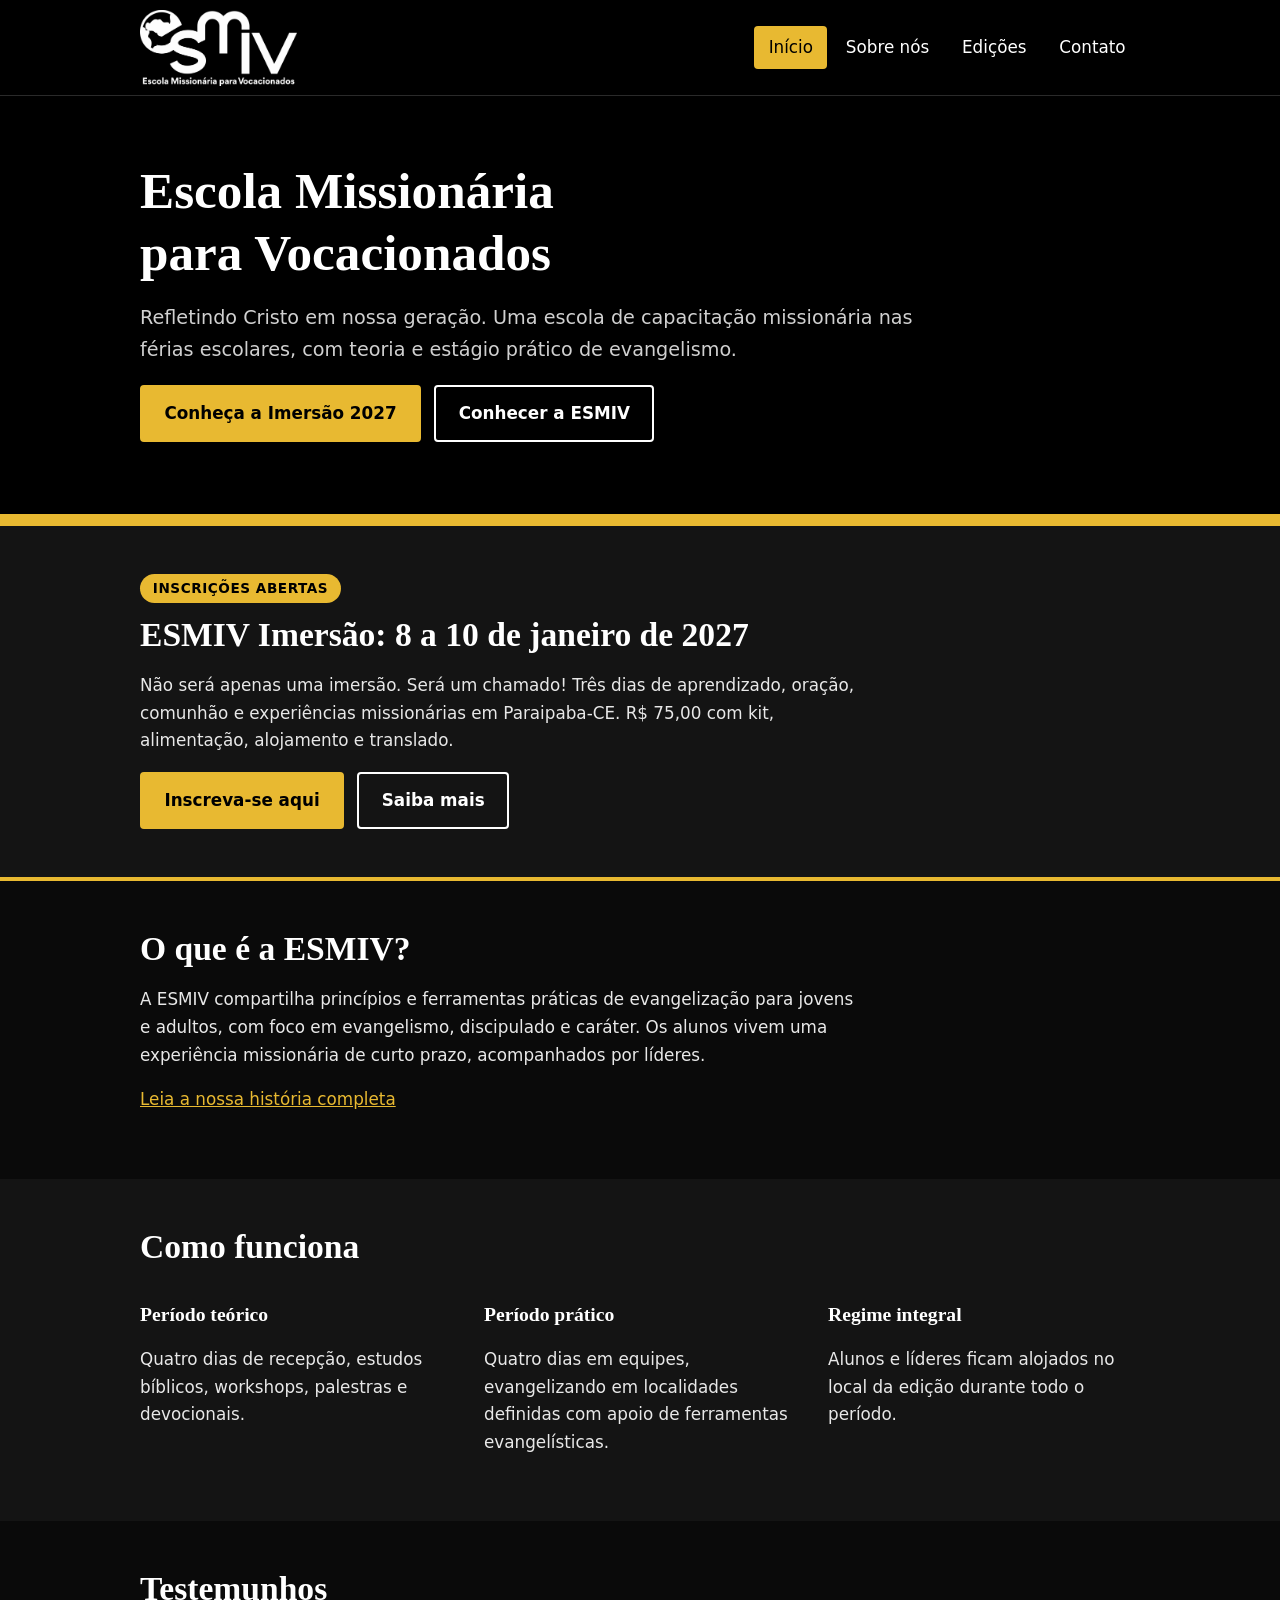
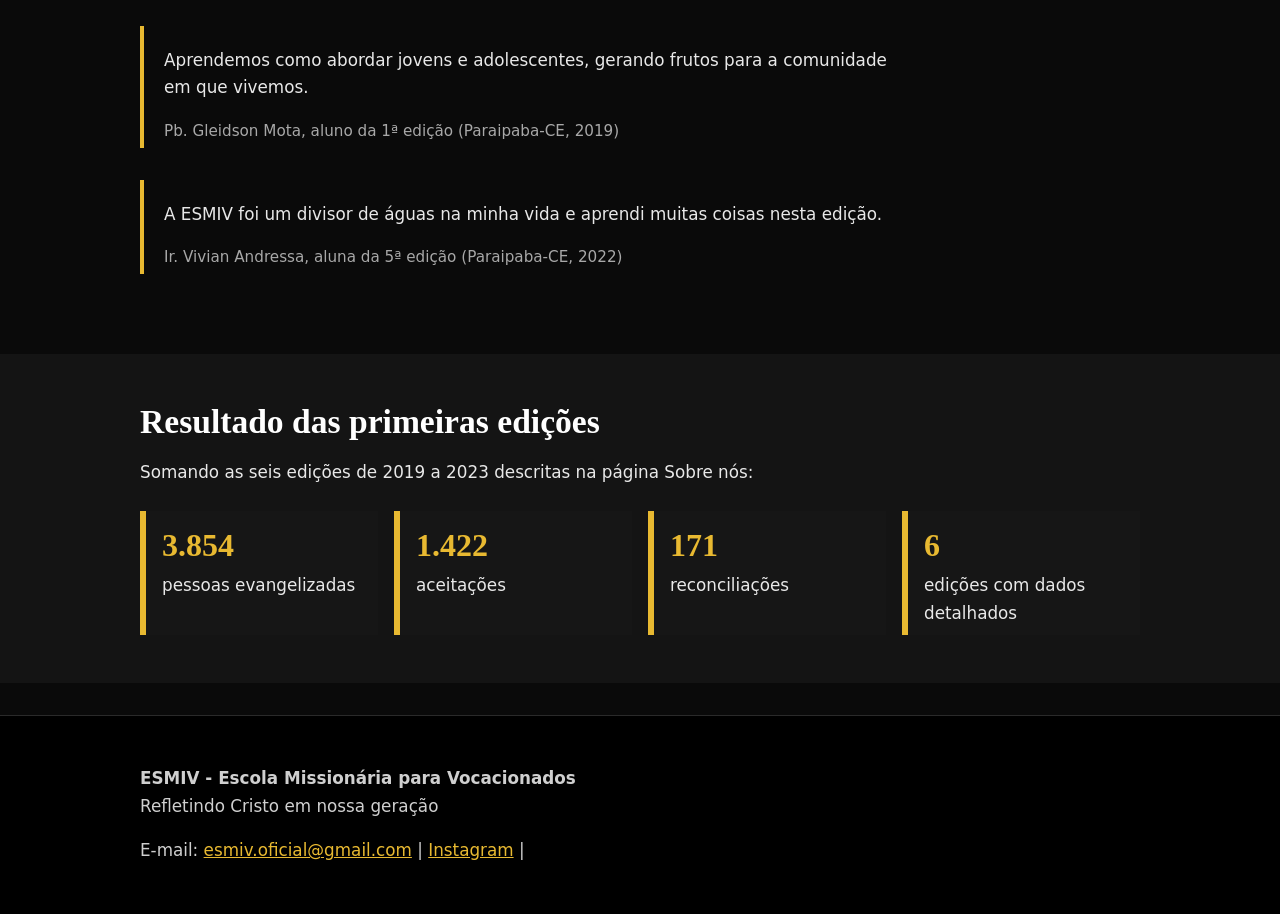
<file: index.html>
<!DOCTYPE html>
<html lang="pt-BR">

<head>
  <meta charset="UTF-8">
  <meta name="viewport" content="width=device-width, initial-scale=1">
  <title>Início | ESMIV</title>
  <meta name="description" content="ESMIV - Escola Missionária para Vocacionados. Refletindo Cristo em nossa geração.">
  <link rel="stylesheet" href="css/style.css">
  <link rel="icon" href="img/logo.png" type="image/png">
</head>

<body>

  <header class="topo">
    <div class="wrap">
      <a class="marca" href="index.html"><img src="img/logo.png" alt="ESMIV - Escola Missionária para Vocacionados"
          height="76"></a>
      <nav aria-label="Menu principal">
        <ul>
          <li><a href="index.html" aria-current="page">Início</a></li>
          <li><a href="sobre.html">Sobre nós</a></li>
          <li><a href="edicoes.html">Edições</a></li>
          <li><a href="contato.html">Contato</a></li>
        </ul>
      </nav>
    </div>
  </header>
  <main id="conteudo">
    <section class="hero">
      <div class="wrap">
        <h1>Escola Missionária para Vocacionados</h1>
        <p>Refletindo Cristo em nossa geração. Uma escola de capacitação missionária nas férias escolares, com teoria e
          estágio prático de evangelismo.</p>
        <a class="btn" href="edicoes.html">Conheça a Imersão 2027</a>
        <a class="btn sec" href="sobre.html">Conhecer a ESMIV</a>
      </div>
    </section>

    <section class="faixa imersao">
      <div class="wrap">
        <p class="selo">Inscrições abertas</p>
        <h2>ESMIV Imersão: 8 a 10 de janeiro de 2027</h2>
        <p>Não será apenas uma imersão. Será um chamado! Três dias de aprendizado, oração, comunhão e experiências
          missionárias em Paraipaba-CE. R$ 75,00 com kit, alimentação, alojamento e translado.</p>
        <a class="btn" href="https://form.jotform.com/esmivbr/imersao" target="_blank" rel="noopener">Inscreva-se
          aqui</a>
        <a class="btn sec" href="edicoes.html">Saiba mais</a>
      </div>
    </section>

    <section>
      <div class="wrap">
        <h2>O que é a ESMIV?</h2>
        <p>A ESMIV compartilha princípios e ferramentas práticas de evangelização para jovens e adultos, com foco em
          evangelismo, discipulado e caráter. Os alunos vivem uma experiência missionária de curto prazo, acompanhados
          por líderes.</p>
        <p><a href="sobre.html">Leia a nossa história completa</a></p>
      </div>
    </section>

    <section class="faixa">
      <div class="wrap">
        <h2>Como funciona</h2>
        <div class="cols">
          <div>
            <h3>Período teórico</h3>
            <p>Quatro dias de recepção, estudos bíblicos, workshops, palestras e devocionais.</p>
          </div>
          <div>
            <h3>Período prático</h3>
            <p>Quatro dias em equipes, evangelizando em localidades definidas com apoio de ferramentas evangelísticas.
            </p>
          </div>
          <div>
            <h3>Regime integral</h3>
            <p>Alunos e líderes ficam alojados no local da edição durante todo o período.</p>
          </div>
        </div>
      </div>
    </section>

    <section>
      <div class="wrap">
        <h2>Testemunhos</h2>
        <blockquote class="depoimento">
          <p>Aprendemos como abordar jovens e adolescentes, gerando frutos para a comunidade em que vivemos.</p>
          <footer>Pb. Gleidson Mota, aluno da 1ª edição (Paraipaba-CE, 2019)</footer>
        </blockquote>
        <blockquote class="depoimento">
          <p>A ESMIV foi um divisor de águas na minha vida e aprendi muitas coisas nesta edição.</p>
          <footer>Ir. Vivian Andressa, aluna da 5ª edição (Paraipaba-CE, 2022)</footer>
        </blockquote>
      </div>
    </section>

    <section class="faixa">
      <div class="wrap">
        <h2>Resultado das primeiras edições</h2>
        <p>Somando as seis edições de 2019 a 2023 descritas na página Sobre nós:</p>
        <div class="numeros">
          <div><strong>3.854</strong>pessoas evangelizadas</div>
          <div><strong>1.422</strong>aceitações</div>
          <div><strong>171</strong>reconciliações</div>
          <div><strong>6</strong>edições com dados detalhados</div>
        </div>
      </div>
    </section>
  </main>
  <footer class="rodape">
    <div class="wrap">
      <p><strong>ESMIV - Escola Missionária para Vocacionados</strong><br>Refletindo Cristo em nossa geração</p>
      <p>E-mail: <a href="mailto:esmiv.oficial@gmail.com">esmiv.oficial@gmail.com</a> |
        <a href="https://instagram.com/esmiv_oficial">Instagram</a> |
      </p>
    </div>
  </footer>
</body>

</html>
</file>
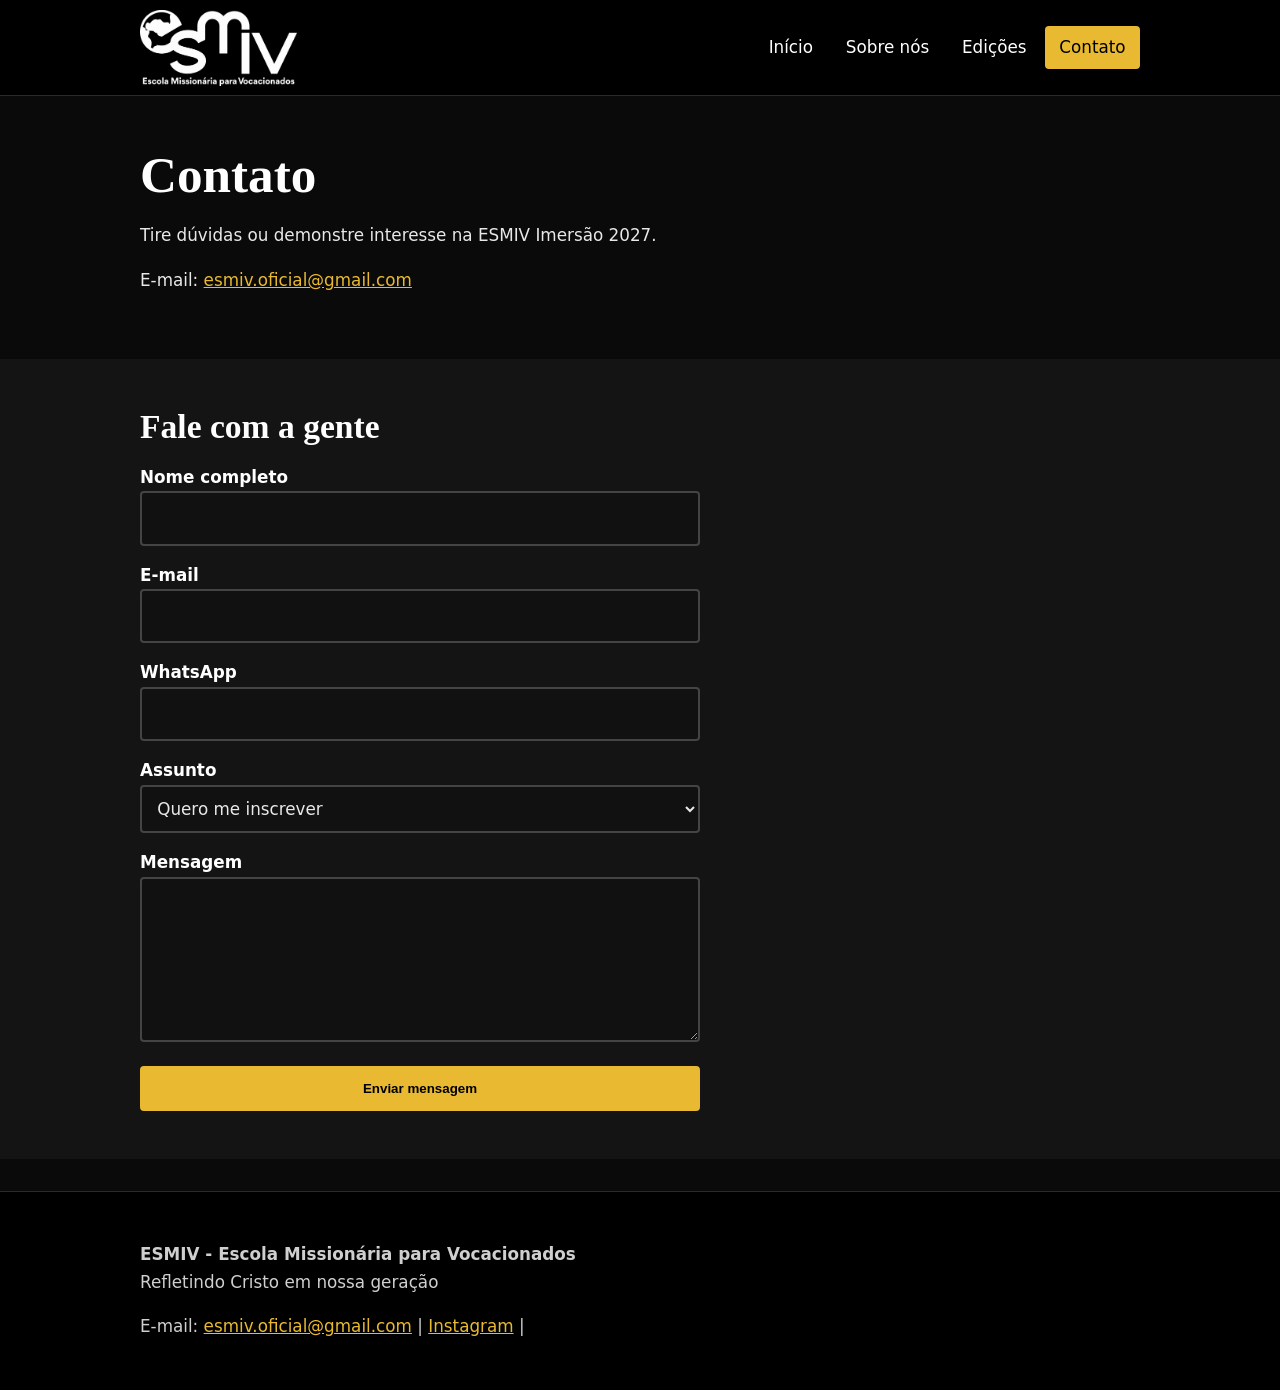
<file: contato.html>
<!DOCTYPE html>
<html lang="pt-BR">

<head>
  <meta charset="UTF-8">
  <meta name="viewport" content="width=device-width, initial-scale=1">
  <title>Contato | ESMIV</title>
  <meta name="description" content="ESMIV - Escola Missionária para Vocacionados. Refletindo Cristo em nossa geração.">
  <link rel="stylesheet" href="css/style.css">
  <link rel="icon" href="img/logo.png" type="image/png">
</head>

<body>
  
  <header class="topo">
    <div class="wrap">
      <a class="marca" href="index.html"><img src="img/logo.png" alt="ESMIV - Escola Missionária para Vocacionados"
          height="76"></a>
      <nav aria-label="Menu principal">
        <ul>
          <li><a href="index.html">Início</a></li>
          <li><a href="sobre.html">Sobre nós</a></li>
          <li><a href="edicoes.html">Edições</a></li>
          <li><a href="contato.html" aria-current="page">Contato</a></li>
        </ul>
      </nav>
    </div>
  </header>
  <main id="conteudo">
    <section>
      <div class="wrap">
        <h1>Contato</h1>
        <p>Tire dúvidas ou demonstre interesse na ESMIV Imersão 2027.</p>
        E-mail: <a href="mailto:esmiv.oficial@gmail.com">esmiv.oficial@gmail.com</a></p>
      </div>
    </section>

    <section class="faixa" id="inscricao">
      <div class="wrap">
        <h2>Fale com a gente</h2>
        <form action="#" method="post">
          <div><label for="nome">Nome completo</label><input id="nome" name="nome" type="text" required
              autocomplete="name"></div>
          <div><label for="email">E-mail</label><input id="email" name="email" type="email" required
              autocomplete="email"></div>
          <div><label for="tel">WhatsApp</label><input id="tel" name="tel" type="tel" autocomplete="tel"></div>
          <div><label for="assunto">Assunto</label>
            <select id="assunto" name="assunto">
              <option>Quero me inscrever</option>
              <option>Dúvidas sobre a Imersão 2027</option>
              <option>Quero ser líder ou voluntário</option>
              <option>Outro assunto</option>
            </select>
          </div>
          <div><label for="msg">Mensagem</label><textarea id="msg" name="msg" rows="5"></textarea></div>
          <button class="btn" type="submit">Enviar mensagem</button>
        </form>
      </div>
    </section>
  </main>
  <footer class="rodape">
    <div class="wrap">
      <p><strong>ESMIV - Escola Missionária para Vocacionados</strong><br>Refletindo Cristo em nossa geração</p>
      <p>E-mail: <a href="mailto:esmiv.oficial@gmail.com">esmiv.oficial@gmail.com</a> |
        <a href="https://instagram.com/esmiv_oficial">Instagram</a> |

      </p>
    </div>
  </footer>
</body>

</html>
</file>
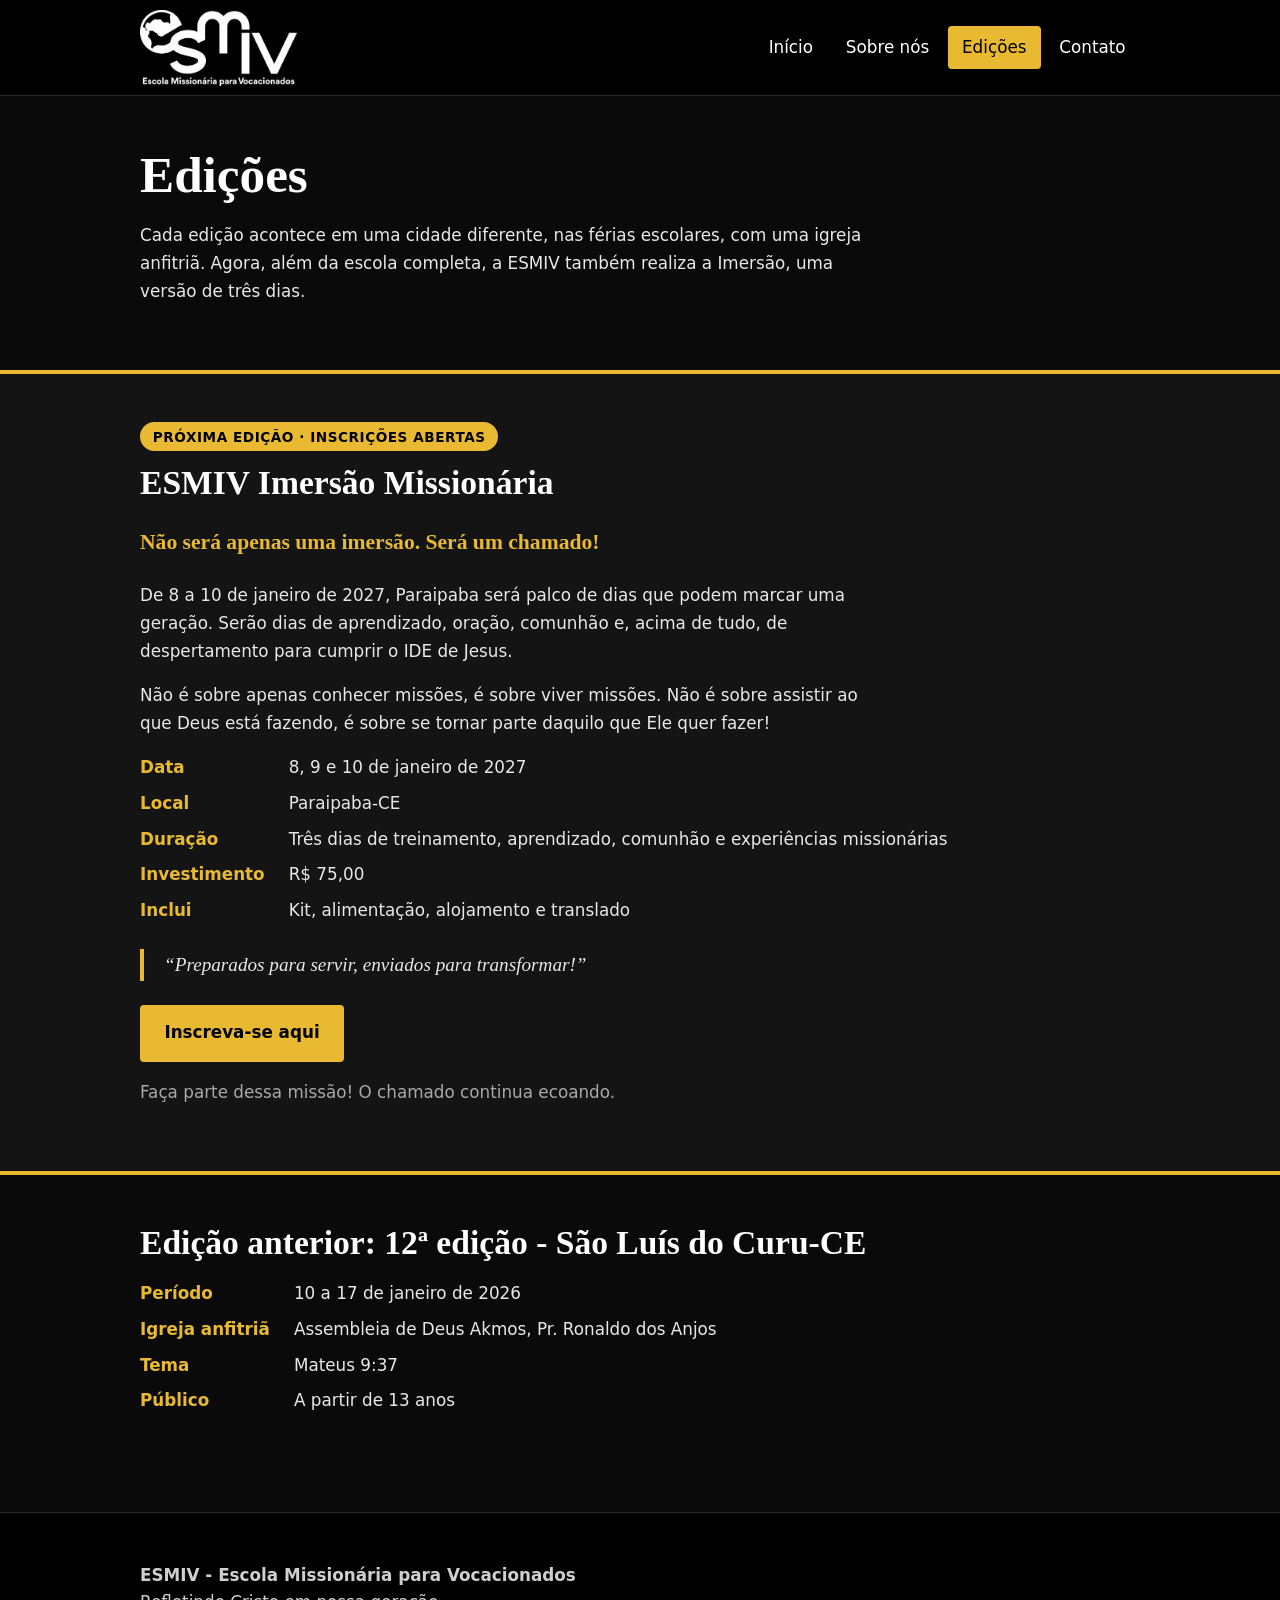
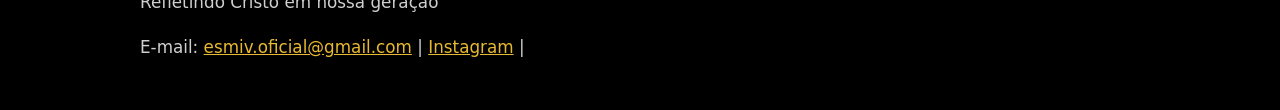
<file: edicoes.html>
<!DOCTYPE html>
<html lang="pt-BR">

<head>
  <meta charset="UTF-8">
  <meta name="viewport" content="width=device-width, initial-scale=1">
  <title>Edições | ESMIV</title>
  <meta name="description" content="ESMIV - Escola Missionária para Vocacionados. Refletindo Cristo em nossa geração.">
  <link rel="stylesheet" href="css/style.css">
  <link rel="icon" href="img/logo.png" type="image/png">
</head>

<body>
  
  <header class="topo">
    <div class="wrap">
      <a class="marca" href="index.html"><img src="img/logo.png" alt="ESMIV - Escola Missionária para Vocacionados"
          height="76"></a>
      <nav aria-label="Menu principal">
        <ul>
          <li><a href="index.html">Início</a></li>
          <li><a href="sobre.html">Sobre nós</a></li>
          <li><a href="edicoes.html" aria-current="page">Edições</a></li>
          <li><a href="contato.html">Contato</a></li>
        </ul>
      </nav>
    </div>
  </header>
  <main id="conteudo">
    <section>
      <div class="wrap">
        <h1>Edições</h1>
        <p>Cada edição acontece em uma cidade diferente, nas férias escolares, com uma igreja anfitriã. Agora, além da
          escola completa, a ESMIV também realiza a Imersão, uma versão de três dias.</p>
      </div>
    </section>

    <section class="faixa imersao">
      <div class="wrap">
        <p class="selo">Próxima edição · Inscrições abertas</p>
        <h2>ESMIV Imersão Missionária</h2>
        <p class="chamada">Não será apenas uma imersão. Será um chamado!</p>
        <p>De 8 a 10 de janeiro de 2027, Paraipaba será palco de dias que podem marcar uma geração. Serão dias de
          aprendizado, oração, comunhão e, acima de tudo, de despertamento para cumprir o IDE de Jesus.</p>
        <p>Não é sobre apenas conhecer missões, é sobre viver missões. Não é sobre assistir ao que Deus está fazendo, é
          sobre se tornar parte daquilo que Ele quer fazer!</p>
        <dl class="dados">
          <dt>Data</dt>
          <dd>8, 9 e 10 de janeiro de 2027</dd>
          <dt>Local</dt>
          <dd>Paraipaba-CE</dd>
          <dt>Duração</dt>
          <dd>Três dias de treinamento, aprendizado, comunhão e experiências missionárias</dd>
          <dt>Investimento</dt>
          <dd>R$ 75,00</dd>
          <dt>Inclui</dt>
          <dd>Kit, alimentação, alojamento e translado</dd>
        </dl>
        <blockquote class="lema">“Preparados para servir, enviados para transformar!”</blockquote>
        <a class="btn" href="https://form.jotform.com/esmivbr/imersao" target="_blank" rel="noopener">Inscreva-se
          aqui</a>
        <p class="nota">Faça parte dessa missão! O chamado continua ecoando.</p>
      </div>
    </section>

    <section>
      <div class="wrap">
        <h2>Edição anterior: 12ª edição - São Luís do Curu-CE</h2>
        <dl class="dados">
          <dt>Período</dt>
          <dd>10 a 17 de janeiro de 2026</dd>
          <dt>Igreja anfitriã</dt>
          <dd>Assembleia de Deus Akmos, Pr. Ronaldo dos Anjos</dd>
          <dt>Tema</dt>
          <dd>Mateus 9:37</dd>
          <dt>Público</dt>
          <dd>A partir de 13 anos</dd>
        </dl>
      </div>
    </section>
  </main>
  <footer class="rodape">
    <div class="wrap">
      <p><strong>ESMIV - Escola Missionária para Vocacionados</strong><br>Refletindo Cristo em nossa geração</p>
      <p>E-mail: <a href="mailto:esmiv.oficial@gmail.com">esmiv.oficial@gmail.com</a> |
        <a href="https://instagram.com/esmiv_oficial">Instagram</a> |
      </p>
    </div>
  </footer>
</body>

</html>
</file>
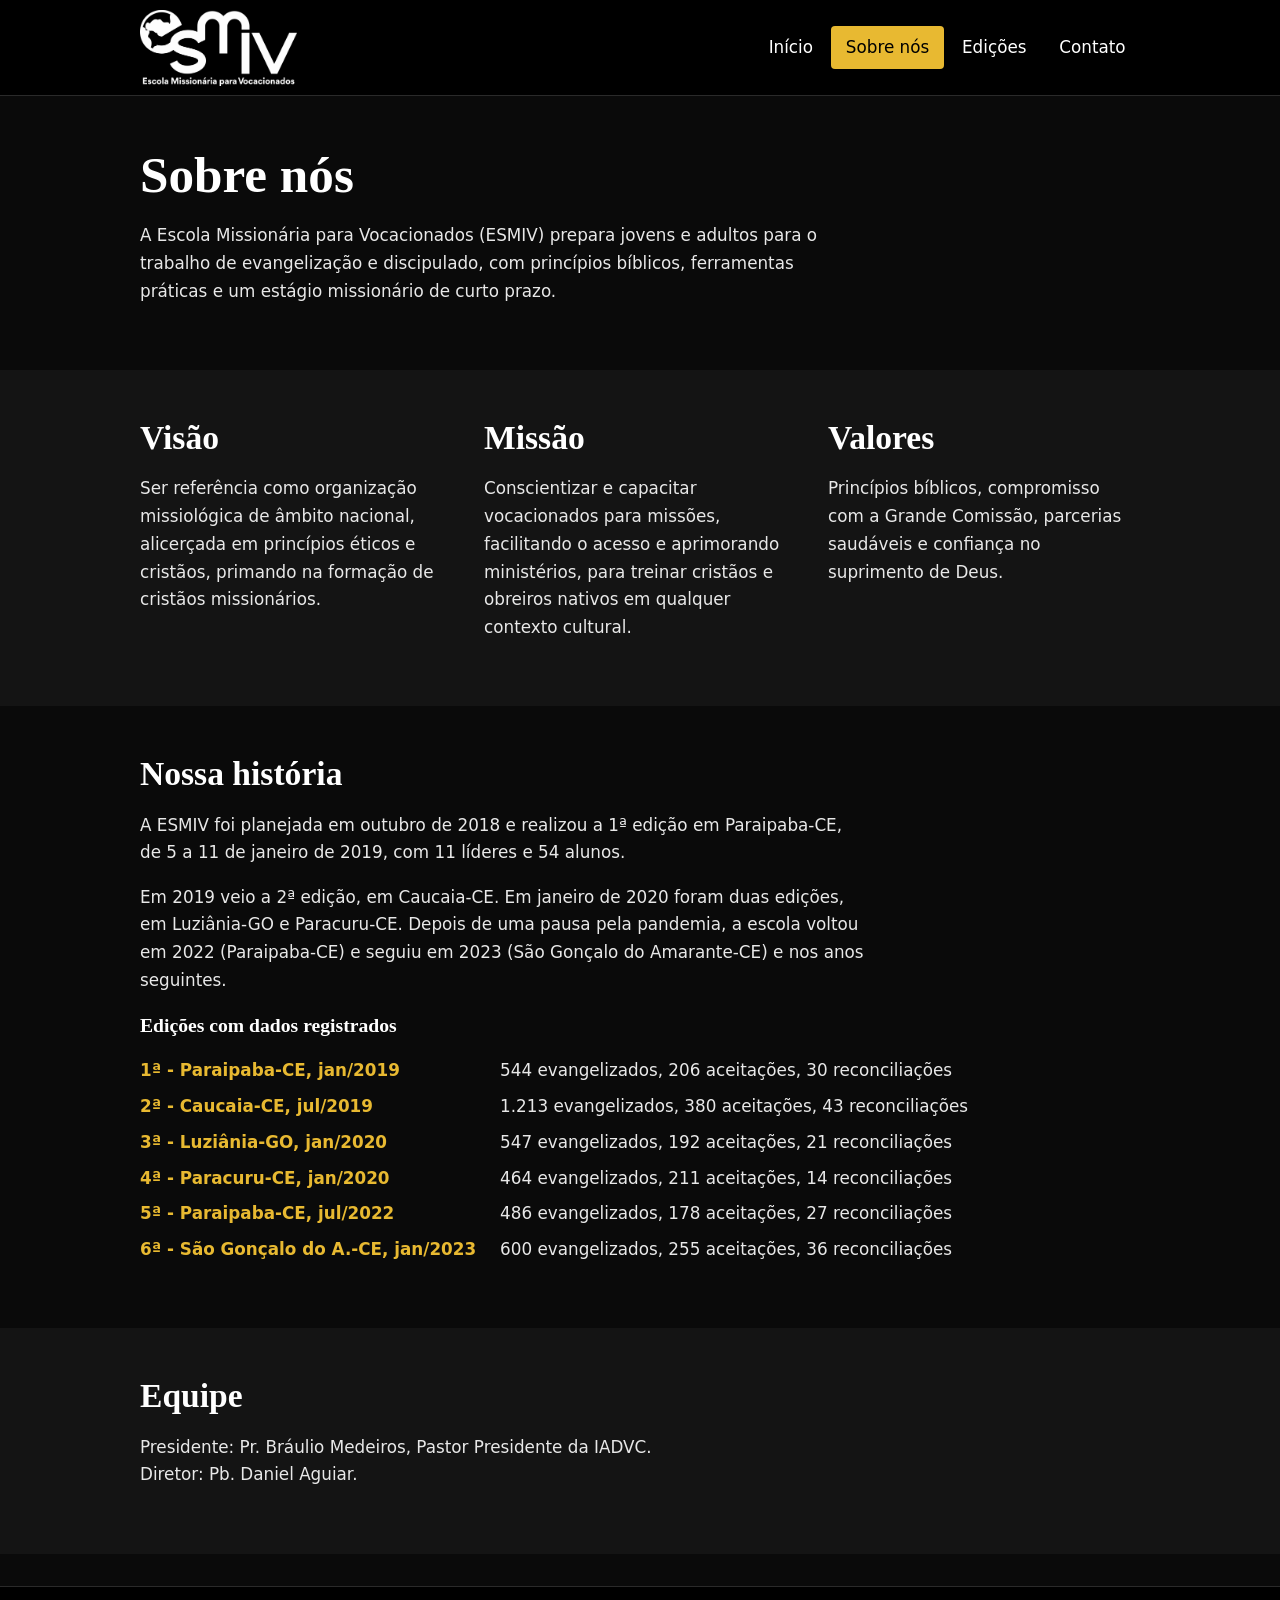
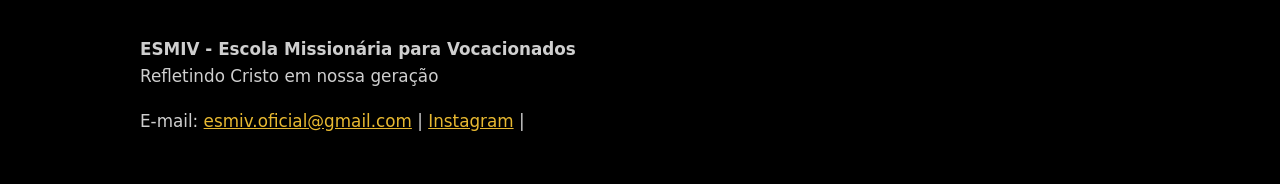
<file: sobre.html>
<!DOCTYPE html>
<html lang="pt-BR">

<head>
  <meta charset="UTF-8">
  <meta name="viewport" content="width=device-width, initial-scale=1">
  <title>Sobre nós | ESMIV</title>
  <meta name="description" content="ESMIV - Escola Missionária para Vocacionados. Refletindo Cristo em nossa geração.">
  <link rel="stylesheet" href="css/style.css">
  <link rel="icon" href="img/logo.png" type="image/png">
</head>

<body>
  
  <header class="topo">
    <div class="wrap">
      <a class="marca" href="index.html"><img src="img/logo.png" alt="ESMIV - Escola Missionária para Vocacionados"
          height="76"></a>
      <nav aria-label="Menu principal">
        <ul>
          <li><a href="index.html">Início</a></li>
          <li><a href="sobre.html" aria-current="page">Sobre nós</a></li>
          <li><a href="edicoes.html">Edições</a></li>
          <li><a href="contato.html">Contato</a></li>
        </ul>
      </nav>
    </div>
  </header>
  <main id="conteudo">
    <section>
      <div class="wrap">
        <h1>Sobre nós</h1>
        <p>A Escola Missionária para Vocacionados (ESMIV) prepara jovens e adultos para o trabalho de evangelização e
          discipulado, com princípios bíblicos, ferramentas práticas e um estágio missionário de curto prazo.</p>
      </div>
    </section>

    <section class="faixa">
      <div class="wrap cols">
        <div>
          <h2>Visão</h2>
          <p>Ser referência como organização missiológica de âmbito nacional, alicerçada em princípios éticos e
            cristãos, primando na formação de cristãos missionários.</p>
        </div>
        <div>
          <h2>Missão</h2>
          <p>Conscientizar e capacitar vocacionados para missões, facilitando o acesso e aprimorando ministérios, para
            treinar cristãos e obreiros nativos em qualquer contexto cultural.</p>
        </div>
        <div>
          <h2>Valores</h2>
          <p>Princípios bíblicos, compromisso com a Grande Comissão, parcerias saudáveis e confiança no suprimento de
            Deus.</p>
        </div>
      </div>
    </section>

    <section>
      <div class="wrap">
        <h2>Nossa história</h2>
        <p>A ESMIV foi planejada em outubro de 2018 e realizou a 1ª edição em Paraipaba-CE, de 5 a 11 de janeiro de
          2019, com 11 líderes e 54 alunos.</p>
        <p>Em 2019 veio a 2ª edição, em Caucaia-CE. Em janeiro de 2020 foram duas edições, em Luziânia-GO e Paracuru-CE.
          Depois de uma pausa pela pandemia, a escola voltou em 2022 (Paraipaba-CE) e seguiu em 2023 (São Gonçalo do
          Amarante-CE) e nos anos seguintes.</p>
        <h3>Edições com dados registrados</h3>
        <dl class="dados">
          <dt>1ª - Paraipaba-CE, jan/2019</dt>
          <dd>544 evangelizados, 206 aceitações, 30 reconciliações</dd>
          <dt>2ª - Caucaia-CE, jul/2019</dt>
          <dd>1.213 evangelizados, 380 aceitações, 43 reconciliações</dd>
          <dt>3ª - Luziânia-GO, jan/2020</dt>
          <dd>547 evangelizados, 192 aceitações, 21 reconciliações</dd>
          <dt>4ª - Paracuru-CE, jan/2020</dt>
          <dd>464 evangelizados, 211 aceitações, 14 reconciliações</dd>
          <dt>5ª - Paraipaba-CE, jul/2022</dt>
          <dd>486 evangelizados, 178 aceitações, 27 reconciliações</dd>
          <dt>6ª - São Gonçalo do A.-CE, jan/2023</dt>
          <dd>600 evangelizados, 255 aceitações, 36 reconciliações</dd>
        </dl>
      </div>
    </section>

    <section class="faixa">
      <div class="wrap">
        <h2>Equipe</h2>
        <p>Presidente: Pr. Bráulio Medeiros, Pastor Presidente da IADVC.<br>Diretor: Pb. Daniel Aguiar.</p>
      </div>
    </section>
  </main>
  <footer class="rodape">
    <div class="wrap">
      <p><strong>ESMIV - Escola Missionária para Vocacionados</strong><br>Refletindo Cristo em nossa geração</p>
      <p>E-mail: <a href="mailto:esmiv.oficial@gmail.com">esmiv.oficial@gmail.com</a> |
        <a href="https://instagram.com/esmiv_oficial">Instagram</a> |
      </p>
    </div>
  </footer>
</body>

</html>
</file>
<file: css/style.css>
:root {
  --ink: #000000;
  --verde: #e8b931;
  --sol: #e8b931;
  --papel: #0a0a0a;
  --texto: #e8e8e8;
  --suave: #141414;
  --card: #161616;
  --borda: #2a2a2a;
  --serif: Georgia, "Times New Roman", serif;
  --sans: system-ui, -apple-system, "Segoe UI", Roboto, sans-serif;
}

* {
  box-sizing: border-box;
}

html {
  scroll-behavior: smooth;
}

body {
  margin: 0;
  font-family: var(--sans);
  font-size: 1.05rem;
  line-height: 1.65;
  color: var(--texto);
  background: var(--papel);
}

a {
  color: var(--verde);
}

:focus-visible {
  outline: 3px solid var(--sol);
  outline-offset: 3px;
}

.skip {
  position: absolute;
  left: -999px;
}

.skip:focus {
  top: 1rem;
  left: 1rem;
  z-index: 10;
  padding: 0.5rem 1rem;
  color: #000;
  background: #fff;
}

.wrap {
  max-width: 1040px;
  margin: 0 auto;
  padding: 0 1.25rem;
}

main section {
  padding: 3rem 0;
}

h1,
h2,
h3 {
  font-family: var(--serif);
  line-height: 1.2;
  color: #fff;
}

h1 {
  margin: 0 0 1rem;
  font-size: clamp(2rem, 5vw, 3.2rem);
}

h2 {
  margin: 0 0 1rem;
  font-size: clamp(1.5rem, 3vw, 2.1rem);
}

p {
  max-width: 68ch;
}

header.topo {
  background: #000;
  color: #fff;
  border-bottom: 1px solid var(--borda);
}

.topo .wrap {
  display: flex;
  flex-wrap: wrap;
  align-items: center;
  justify-content: space-between;
  gap: 1rem;
  padding: 0.6rem 1.25rem;
}

.marca img {
  display: block;
  width: auto;
  height: 76px;
}

.marca {
  color: #fff;
  font-family: var(--serif);
  font-size: 1.5rem;
  font-weight: 700;
  letter-spacing: 0.02em;
  text-decoration: none;
}

nav ul {
  display: flex;
  flex-wrap: wrap;
  gap: 0.25rem;
  margin: 0;
  padding: 0;
  list-style: none;
}

nav a {
  display: block;
  padding: 0.5rem 0.9rem;
  color: #fff;
  text-decoration: none;
  border-radius: 4px;
}

nav a:hover,
nav a[aria-current="page"] {
  color: #000;
  background: var(--sol);
}

.hero {
  padding: 4rem 0 4.5rem;
  color: #fff;
  background: var(--ink);
  border-bottom: 8px solid var(--sol);
}

.hero h1 {
  max-width: 18ch;
  color: #fff;
}

.hero p {
  font-size: 1.2rem;
  color: #d0d0d0;
}

.btn {
  display: inline-block;
  padding: 0.8rem 1.4rem;
  color: #000;
  font-weight: 700;
  text-decoration: none;
  background: var(--sol);
  border: 2px solid var(--sol);
  border-radius: 4px;
}

.btn:hover {
  background: #fff;
  color: #000;
  border-color: #fff;
}

.btn.sec {
  margin-left: 0.5rem;
  color: #fff;
  background: transparent;
  border-color: #fff;
}

.btn.sec:hover {
  color: #000;
  background: #fff;
}

.numeros {
  display: grid;
  grid-template-columns: repeat(auto-fit, minmax(200px, 1fr));
  gap: 1rem;
  margin-top: 1.5rem;
}

.numeros div {
  padding: 0.5rem 1rem;
  background: var(--card);
  border-left: 6px solid var(--verde);
}

.numeros strong {
  display: block;
  color: var(--sol);
  font-family: var(--serif);
  font-size: 2rem;
}

.cols {
  display: grid;
  grid-template-columns: repeat(auto-fit, minmax(260px, 1fr));
  gap: 2rem;
}

.depoimento {
  margin: 0 0 2rem;
  padding: 0.25rem 0 0.25rem 1.25rem;
  border-left: 4px solid var(--sol);
}

.depoimento footer {
  font-size: 0.95rem;
  color: #a8a8a8;
}

.faixa {
  background: var(--suave);
}

dl.dados {
  display: grid;
  grid-template-columns: max-content 1fr;
  gap: 0.5rem 1.5rem;
}

dl.dados dt {
  color: var(--sol);
  font-weight: 700;
}

dl.dados dd {
  margin: 0;
}

.aviso {
  margin: 1.5rem 0;
  padding: 0.6rem 1.25rem;
  background: var(--card);
  border: 2px dashed var(--sol);
}

form {
  display: grid;
  gap: 1rem;
  max-width: 560px;
}

label {
  color: #fff;
  font-weight: 700;
}

input,
select,
textarea {
  width: 100%;
  padding: 0.7rem;
  font: inherit;
  color: inherit;
  background: #111;
  border: 2px solid #444;
  border-radius: 4px;
}

input:focus,
select:focus,
textarea:focus {
  border-color: var(--sol);
}

footer.rodape {
  margin-top: 2rem;
  padding: 2rem 0;
  color: #cfcfcf;
  background: #000;
  border-top: 1px solid var(--borda);
}

footer.rodape a {
  color: var(--sol);
}

.imersao {
  border-top: 4px solid var(--sol);
  border-bottom: 4px solid var(--sol);
}

.selo {
  display: inline-block;
  margin: 0 0 0.75rem;
  padding: 0.2rem 0.8rem;
  color: #000;
  font-size: 0.85rem;
  font-weight: 700;
  letter-spacing: 0.04em;
  text-transform: uppercase;
  background: var(--sol);
  border-radius: 999px;
}

.chamada {
  color: var(--sol);
  font-family: var(--serif);
  font-size: 1.35rem;
  font-weight: 700;
}

.lema {
  margin: 1.5rem 0;
  padding-left: 1.25rem;
  font-family: var(--serif);
  font-size: 1.2rem;
  font-style: italic;
  border-left: 4px solid var(--sol);
}

.nota {
  color: #a8a8a8;
}

@media (max-width: 600px) {
  .btn.sec {
    margin: 0.75rem 0 0;
  }

  dl.dados {
    grid-template-columns: 1fr;
  }
}

@media (prefers-reduced-motion: reduce) {
  html {
    scroll-behavior: auto;
  }
}
</file>
